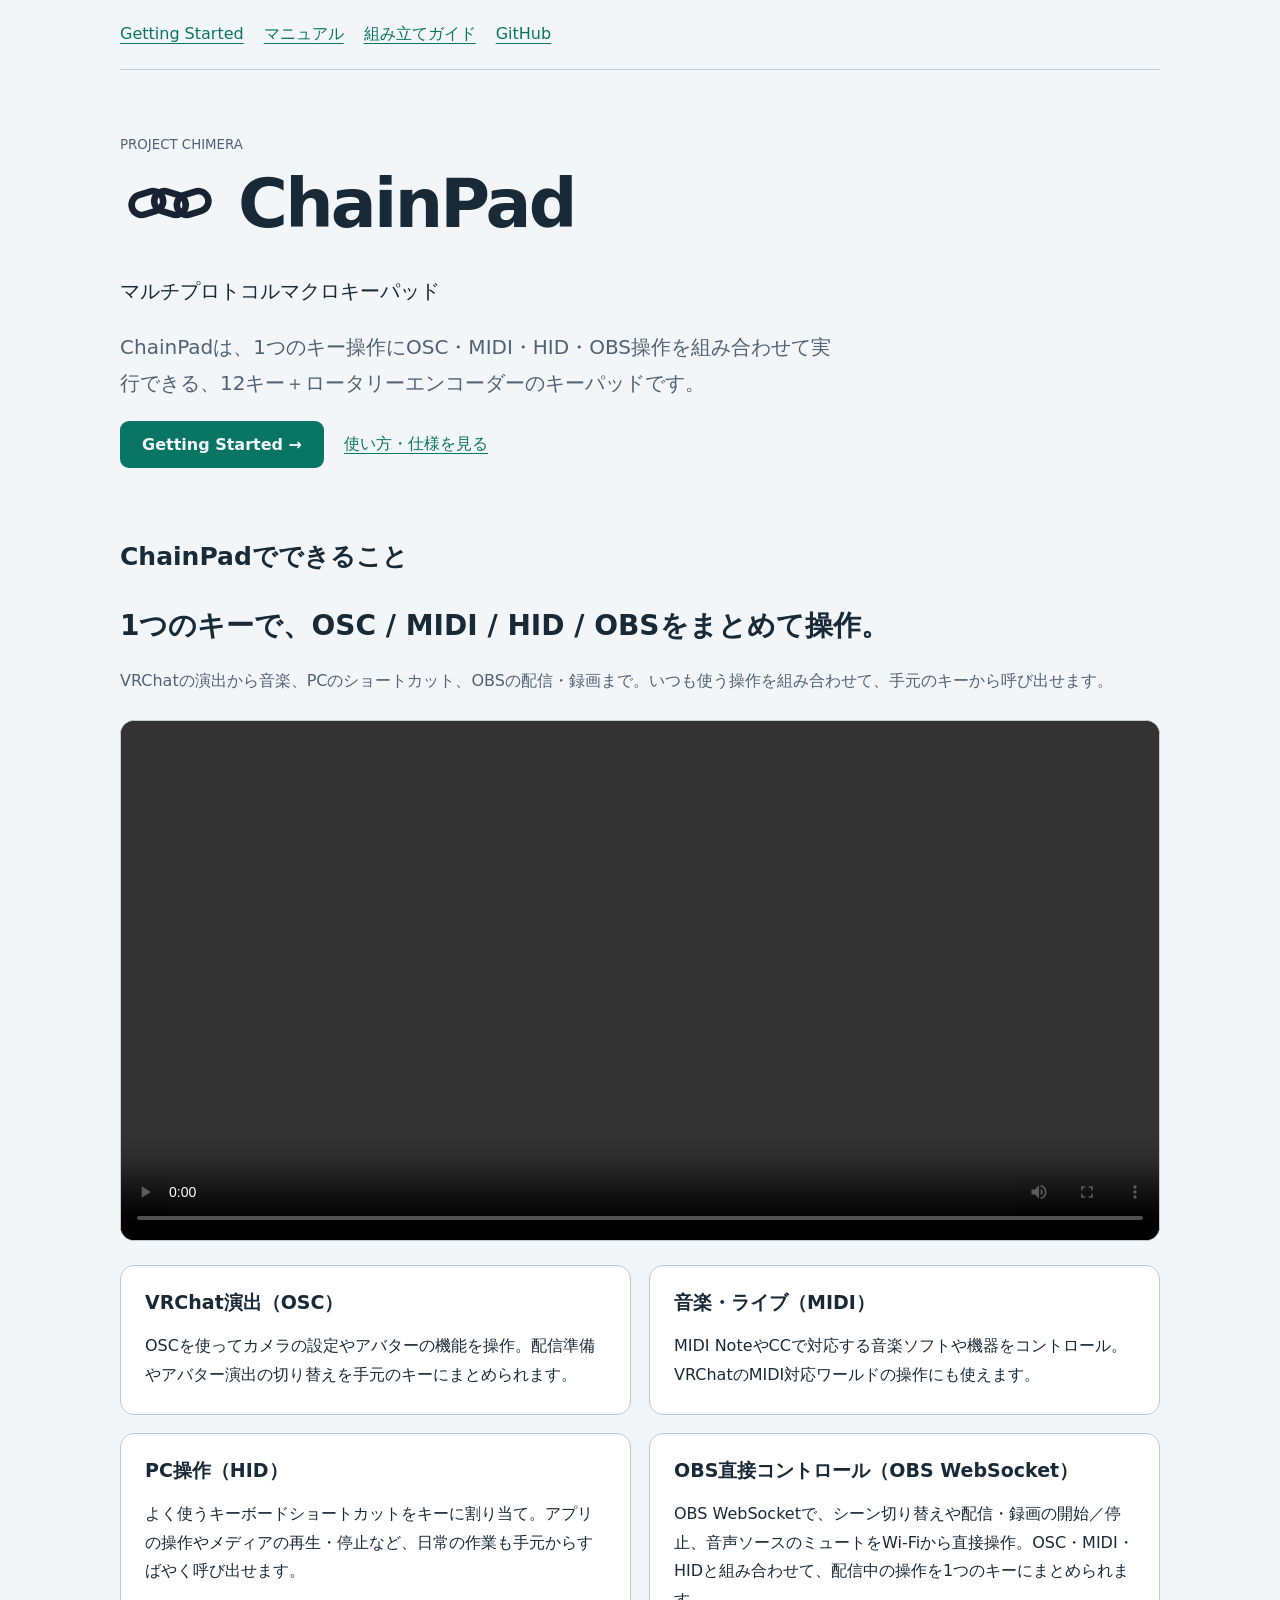
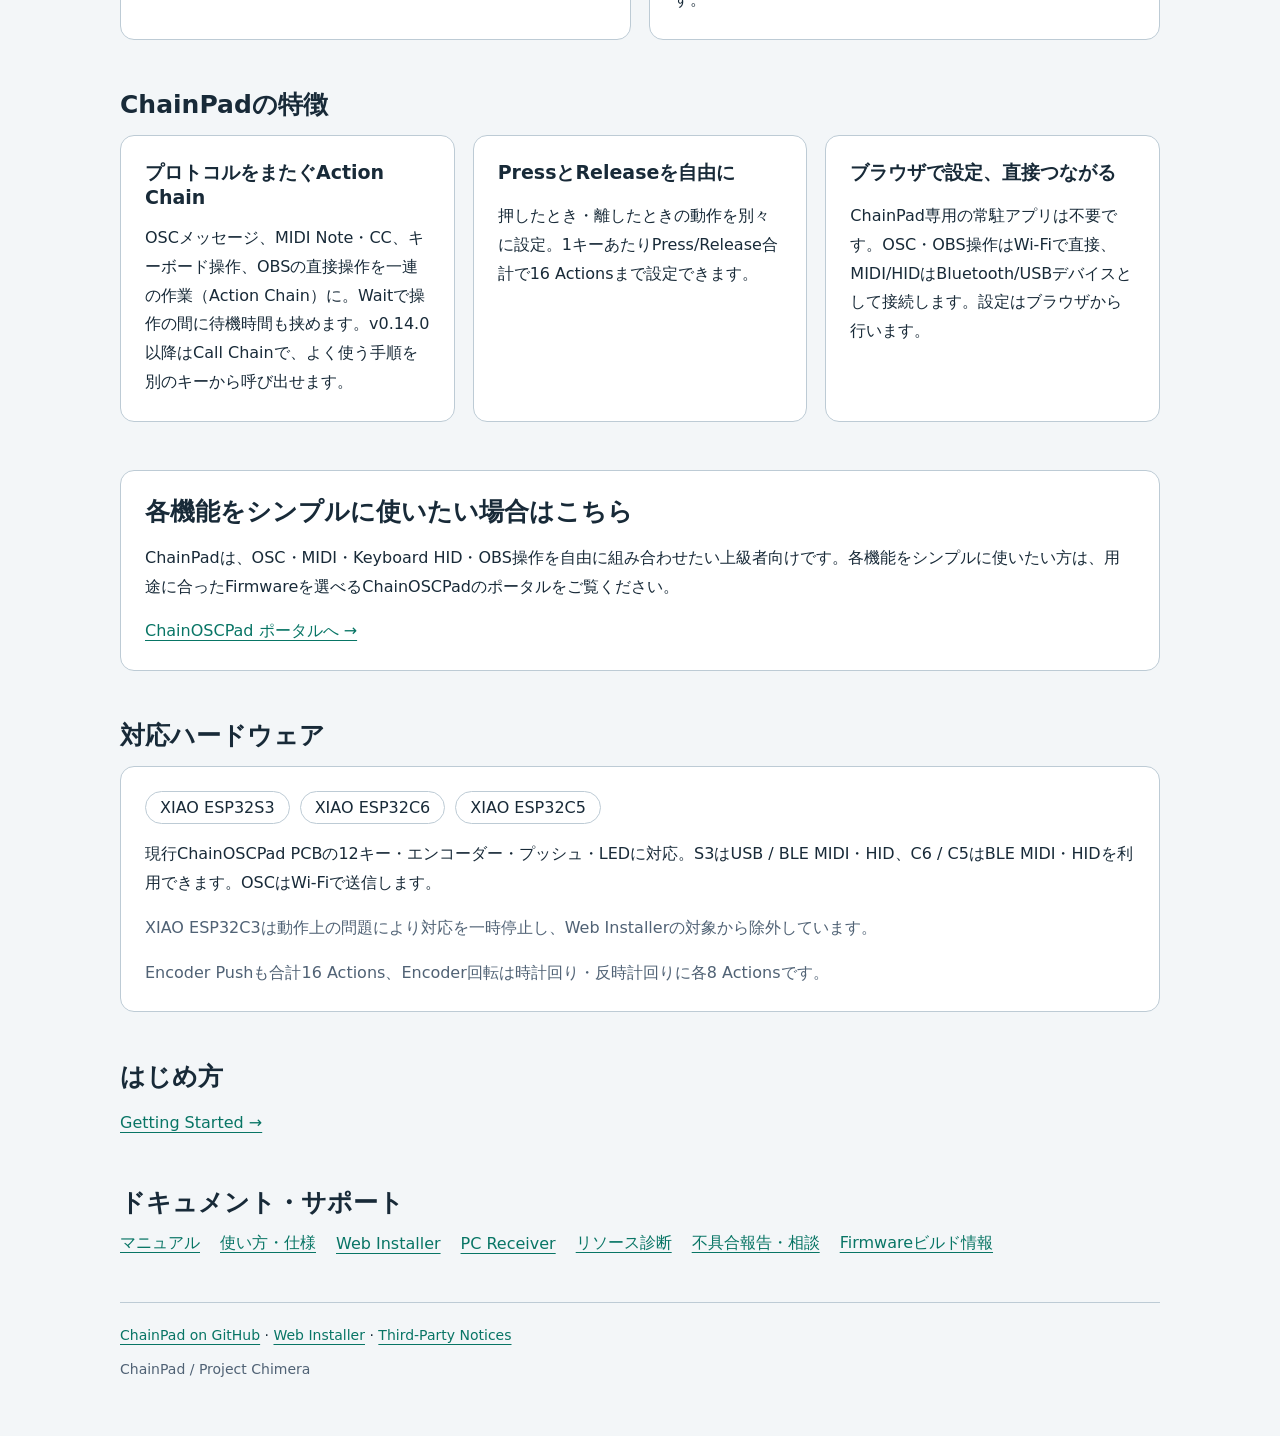
<file: site/index.html>
<!doctype html>
<html lang="ja">
<head>
<meta charset="utf-8">
<meta name="viewport" content="width=device-width,initial-scale=1">
<title>ChainPad — マルチプロトコルマクロキーパッド</title>
<meta name="description" content="マルチプロトコルマクロキーパッドChainPadの公式ポータル。OSC・MIDI・Keyboard HID・OBS WebSocketを組み合わせて、VRChatの演出からOBSの配信・録画まで、ひとつのキーで操作できます。">
<link rel="icon" type="image/svg+xml" sizes="any" href="favicon.svg">
<style>
:root{color-scheme:light dark;--bg:#10151d;--panel:#1b2330;--text:#eef5ff;--muted:#a9b8cc;--line:#374557;--accent:#66dbc1;font:16px system-ui,sans-serif}*{box-sizing:border-box}body{margin:0;background:var(--bg);color:var(--text)}main{width:min(1040px,calc(100% - 40px));margin:auto}nav{display:flex;gap:20px;flex-wrap:wrap;padding:24px 0;border-bottom:1px solid var(--line)}a{color:var(--accent);text-underline-offset:4px}a:focus-visible{outline:3px solid var(--accent);outline-offset:5px}header{padding:64px 0 40px}.brand{display:flex;align-items:center;gap:18px}.brand img{width:100px;height:100px}h1{font-size:clamp(40px,7vw,68px);margin:0;letter-spacing:-.04em}h2{font-size:25px;margin:0 0 14px}h3{font-size:19px;margin:0 0 10px}p,li{line-height:1.8}header p{font-size:20px;max-width:720px}.muted,small{color:var(--muted)}.button{display:inline-block;background:var(--accent);color:var(--bg);padding:14px 22px;border-radius:9px;text-decoration:none;font-weight:700}.links{display:flex;gap:20px;align-items:center;flex-wrap:wrap}.grid{display:grid;grid-template-columns:repeat(3,minmax(0,1fr));gap:18px}.card{background:var(--panel);border:1px solid var(--line);border-radius:14px;padding:24px}.card p:last-child{margin-bottom:0}section{margin:32px 0 48px}ol{padding-left:24px}code{overflow-wrap:anywhere}footer{border-top:1px solid var(--line);padding:24px 0 40px;font-size:14px}.board-list{display:flex;gap:10px;flex-wrap:wrap}.board-list span{border:1px solid var(--line);border-radius:24px;padding:6px 14px}@media(max-width:700px){.grid{grid-template-columns:1fr}header{padding-top:32px}.brand{gap:12px}.brand img{width:72px;height:72px}}@media(prefers-color-scheme:light){:root{--bg:#f3f6f8;--panel:#fff;--text:#182a38;--muted:#506275;--line:#bdcbd5;--accent:#087565}}
.intro-lead{font-size:clamp(20px,3vw,28px);font-weight:700;margin-bottom:8px}.demo-video{display:block;width:100%;height:auto;max-height:75vh;margin:24px 0;background:#000;border:1px solid var(--line);border-radius:14px}
.use-cases{grid-template-columns:repeat(2,minmax(0,1fr))}@media(max-width:700px){.use-cases{grid-template-columns:1fr}}
</style>
</head>
<body><main>
<nav aria-label="メインナビゲーション"><a href="getting-started/">Getting Started</a><a href="manual/">マニュアル</a><a href="assembly-guide/">組み立てガイド</a><a href="https://github.com/shimez/ChainPad">GitHub</a></nav>
<header><small>PROJECT CHIMERA</small><div class="brand"><img src="favicon.svg" alt="" width="100" height="100"><h1>ChainPad</h1></div><p>マルチプロトコルマクロキーパッド</p><p class="muted">ChainPadは、1つのキー操作にOSC・MIDI・HID・OBS操作を組み合わせて実行できる、12キー＋ロータリーエンコーダーのキーパッドです。</p><div class="links"><a class="button" href="getting-started/">Getting Started →</a><a href="https://github.com/shimez/ChainPad#readme">使い方・仕様を見る</a></div></header>
<section aria-labelledby="possibilities">
<h2 id="possibilities">ChainPadでできること</h2>
<p class="intro-lead">1つのキーで、OSC / MIDI / HID / OBSをまとめて操作。</p>
<p class="muted">VRChatの演出から音楽、PCのショートカット、OBSの配信・録画まで。いつも使う操作を組み合わせて、手元のキーから呼び出せます。</p>
<video class="demo-video" controls playsinline preload="metadata" aria-label="ChainPadの紹介動画"><source src="media/ChainPad_OSCWebSocket004.mp4" type="video/mp4">動画を再生できない場合は、<a href="media/ChainPad_OSCWebSocket004.mp4">紹介動画を開いてください</a>。</video>
<div class="grid use-cases">
<article class="card"><h3>VRChat演出（OSC）</h3><p>OSCを使ってカメラの設定やアバターの機能を操作。配信準備やアバター演出の切り替えを手元のキーにまとめられます。</p></article>
<article class="card"><h3>音楽・ライブ（MIDI）</h3><p>MIDI NoteやCCで対応する音楽ソフトや機器をコントロール。VRChatのMIDI対応ワールドの操作にも使えます。</p></article>
<article class="card"><h3>PC操作（HID）</h3><p>よく使うキーボードショートカットをキーに割り当て。アプリの操作やメディアの再生・停止など、日常の作業も手元からすばやく呼び出せます。</p></article>
<article class="card"><h3>OBS直接コントロール（OBS WebSocket）</h3><p>OBS WebSocketで、シーン切り替えや配信・録画の開始／停止、音声ソースのミュートをWi-Fiから直接操作。OSC・MIDI・HIDと組み合わせて、配信中の操作を1つのキーにまとめられます。</p></article>
</div>
</section>
<section aria-labelledby="features"><h2 id="features">ChainPadの特徴</h2><div class="grid"><article class="card"><h3>プロトコルをまたぐAction Chain</h3><p>OSCメッセージ、MIDI Note・CC、キーボード操作、OBSの直接操作を一連の作業（Action Chain）に。Waitで操作の間に待機時間も挟めます。v0.14.0以降はCall Chainで、よく使う手順を別のキーから呼び出せます。</p></article><article class="card"><h3>PressとReleaseを自由に</h3><p>押したとき・離したときの動作を別々に設定。1キーあたりPress/Release合計で16 Actionsまで設定できます。</p></article><article class="card"><h3>ブラウザで設定、直接つながる</h3><p>ChainPad専用の常駐アプリは不要です。OSC・OBS操作はWi-Fiで直接、MIDI/HIDはBluetooth/USBデバイスとして接続します。設定はブラウザから行います。</p></article></div></section>
<section aria-labelledby="simple"><div class="card"><h2 id="simple">各機能をシンプルに使いたい場合はこちら</h2><p>ChainPadは、OSC・MIDI・Keyboard HID・OBS操作を自由に組み合わせたい上級者向けです。各機能をシンプルに使いたい方は、用途に合ったFirmwareを選べるChainOSCPadのポータルをご覧ください。</p><p><a href="https://shimez.github.io/ChainOSCPad-Portal/">ChainOSCPad ポータルへ →</a></p></div></section>
<section aria-labelledby="hardware"><h2 id="hardware">対応ハードウェア</h2><div class="card"><div class="board-list"><span>XIAO ESP32S3</span><span>XIAO ESP32C6</span><span>XIAO ESP32C5</span></div><p>現行ChainOSCPad PCBの12キー・エンコーダー・プッシュ・LEDに対応。S3はUSB / BLE MIDI・HID、C6 / C5はBLE MIDI・HIDを利用できます。OSCはWi-Fiで送信します。</p><p class="muted">XIAO ESP32C3は動作上の問題により対応を一時停止し、Web Installerの対象から除外しています。</p><p class="muted">Encoder Pushも合計16 Actions、Encoder回転は時計回り・反時計回りに各8 Actionsです。</p></div></section>
<section id="start" aria-labelledby="start-title"><h2 id="start-title">はじめ方</h2><p><a href="getting-started/">Getting Started →</a></p></section>
<section aria-labelledby="resources"><h2 id="resources">ドキュメント・サポート</h2><div class="links"><a href="manual/">マニュアル</a><a href="https://github.com/shimez/ChainPad#readme">使い方・仕様</a><a href="https://shimez.github.io/ChainPad/installer/">Web Installer</a><a href="https://github.com/shimez/ChainPad/tree/main/tools/ChainPadReceiver">PC Receiver</a><a href="https://github.com/shimez/ChainPad/blob/main/docs/resource-diagnostics.md">リソース診断</a><a href="https://github.com/shimez/ChainPad/issues">不具合報告・相談</a><a href="build.json">Firmwareビルド情報</a></div></section>
<footer><a href="https://github.com/shimez/ChainPad">ChainPad on GitHub</a> · <a href="installer/">Web Installer</a> · <a href="https://github.com/shimez/ChainPad/blob/main/THIRD_PARTY_NOTICES.md">Third-Party Notices</a><p class="muted">ChainPad / Project Chimera</p></footer>
</main></body></html>
</file>
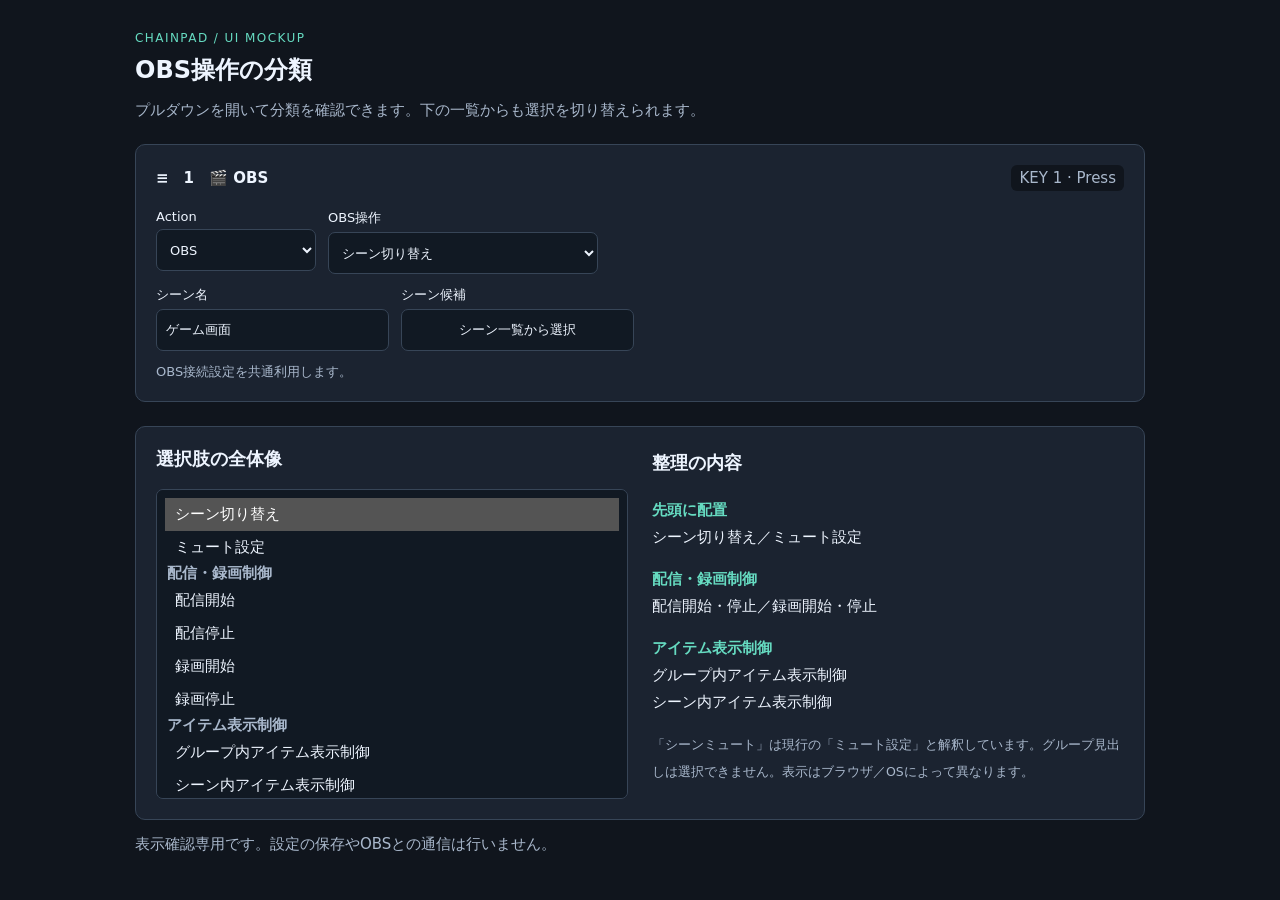
<file: docs/mockups/obs-operation-groups.html>
<!doctype html>
<html lang="ja">
<head>
<meta charset="utf-8">
<meta name="viewport" content="width=device-width,initial-scale=1">
<title>ChainPad — OBS操作の分類モックアップ</title>
<style>
:root{color-scheme:dark;--bg:#10151d;--panel:#1b2330;--line:#374557;--accent:#66dbc1;--muted:#a9b8cc}
*{box-sizing:border-box}body{margin:0;background:var(--bg);color:#eef5ff;font:15px system-ui,sans-serif}main{max-width:1050px;margin:auto;padding:28px 20px}h1{font-size:24px;margin:8px 0}h2{font-size:18px;margin:0 0 18px}.hint,small{color:var(--muted)}.badge{color:var(--accent);font-size:12px;letter-spacing:.12em}.card{padding:20px;background:var(--panel);border:1px solid var(--line);border-radius:10px;margin-top:24px}.head{display:flex;align-items:center;justify-content:space-between;margin-bottom:18px}.tag{background:var(--bg);border-radius:6px;padding:4px 8px;color:var(--muted)}label{display:grid;gap:5px;font-size:13px;min-width:0}button,input,select{font:inherit;border:1px solid var(--line);border-radius:7px;padding:9px;background:#111923;color:inherit;min-width:0}input,select{width:100%}input,select:not([size]),button{height:42px}button{cursor:pointer}button:hover{border-color:var(--accent)}.fields{display:grid;grid-template-columns:160px 270px minmax(0,1fr);gap:12px;align-items:start}.details{grid-column:1/-1;display:grid;gap:12px;grid-template-columns:repeat(4,minmax(0,1fr))}.details>label:last-child:nth-child(5){grid-column:1/3}#message{margin:12px 0 0;color:var(--muted);font-size:13px}.comparison{display:grid;grid-template-columns:minmax(0,1fr) minmax(0,1fr);gap:24px}.list{height:310px;padding:8px}option{padding:7px 10px}optgroup{font-weight:700;color:var(--muted)}optgroup option{font-weight:400;color:#eef5ff}.note{line-height:1.8}.note strong{color:var(--accent)}@media(max-width:700px){main{padding:20px 12px}.card{padding:16px}.fields{grid-template-columns:repeat(2,minmax(0,1fr))}.details{grid-template-columns:repeat(2,minmax(0,1fr))}.comparison{grid-template-columns:minmax(0,1fr)}button{height:auto;min-height:42px}.details>label:last-child:nth-child(5){grid-column:auto}h1{font-size:21px}}
</style>
</head>
<body>
<main>
  <span class="badge">CHAINPAD / UI MOCKUP</span>
  <h1>OBS操作の分類</h1>
  <p class="hint">プルダウンを開いて分類を確認できます。下の一覧からも選択を切り替えられます。</p>
  <section class="card" aria-label="Action編集モックアップ">
    <div class="head"><strong>≡　1　🎬 OBS</strong><span class="tag">KEY 1 · Press</span></div>
    <div class="fields">
      <label>Action<select aria-label="Action"><option>OBS</option></select></label>
      <label>OBS操作<select id="operation">
        <option value="scene">シーン切り替え</option>
        <option value="mute">ミュート設定</option>
        <optgroup label="配信・録画制御">
          <option value="startStream">配信開始</option>
          <option value="stopStream">配信停止</option>
          <option value="startRecord">録画開始</option>
          <option value="stopRecord">録画停止</option>
        </optgroup>
        <optgroup label="アイテム表示制御">
          <option value="groupItem">グループ内アイテム表示制御</option>
          <option value="sceneItem">シーン内アイテム表示制御</option>
        </optgroup>
      </select></label>
      <div id="details" class="details"></div>
    </div>
    <p id="message" aria-live="polite"></p>
  </section>
  <section class="card comparison">
    <div>
      <h2>選択肢の全体像</h2>
      <select id="overview" class="list" size="10" aria-label="OBS操作の分類一覧"></select>
    </div>
    <div class="note">
      <h2>整理の内容</h2>
      <p><strong>先頭に配置</strong><br>シーン切り替え／ミュート設定</p>
      <p><strong>配信・録画制御</strong><br>配信開始・停止／録画開始・停止</p>
      <p><strong>アイテム表示制御</strong><br>グループ内アイテム表示制御<br>シーン内アイテム表示制御</p>
      <small>「シーンミュート」は現行の「ミュート設定」と解釈しています。グループ見出しは選択できません。表示はブラウザ／OSによって異なります。</small>
    </div>
  </section>
  <p class="hint">表示確認専用です。設定の保存やOBSとの通信は行いません。</p>
</main>
<script>
const operation=document.getElementById('operation'), overview=document.getElementById('overview');
const details=document.getElementById('details'),message=document.getElementById('message');
overview.replaceChildren(...Array.from(operation.children,node=>node.cloneNode(true)));
function field(caption,value,options){
  const label=document.createElement('label');label.textContent=caption;
  const input=document.createElement(options?'select':'input');
  if(options)for(const name of options){const item=document.createElement('option');item.textContent=name;input.append(item);}
  else input.value=value;
  label.append(input);return label;
}
function candidate(caption){
  const label=document.createElement('label');label.textContent=caption+'候補';
  const button=document.createElement('button');button.textContent=caption+'一覧から選択';button.type='button';
  button.onclick=()=>message.textContent='モックアップのため、候補取得は行いません。';
  label.append(button);return label;
}
function render(){
  const value=operation.value;overview.value=value;details.replaceChildren();
  if(value==='scene')details.append(field('シーン名','ゲーム画面'),candidate('シーン'));
  if(value==='mute')details.append(field('入力名','マイク'),candidate('ミュート対象'),field('ミュート','',['Enable（ミュート）','Disable（ミュート解除）','Toggle（切り替え）']));
  if(value==='groupItem'||value==='sceneItem'){
    const name=value==='groupItem'?'グループ':'シーン';
    details.append(field(name+'名',value==='groupItem'?'配信情報':'ゲーム画面'),candidate(name),field('アイテムID','12'),candidate('アイテム'),field('表示操作','',['Enable（表示）','Disable（非表示）','Toggle（切り替え）']));
  }
  message.textContent=details.childElementCount?'OBS接続設定を共通利用します。':'この操作には追加の設定項目はありません。';
}
operation.onchange=render;
overview.onchange=()=>{operation.value=overview.value;render();};
render();
</script>
</body>
</html>
</file>
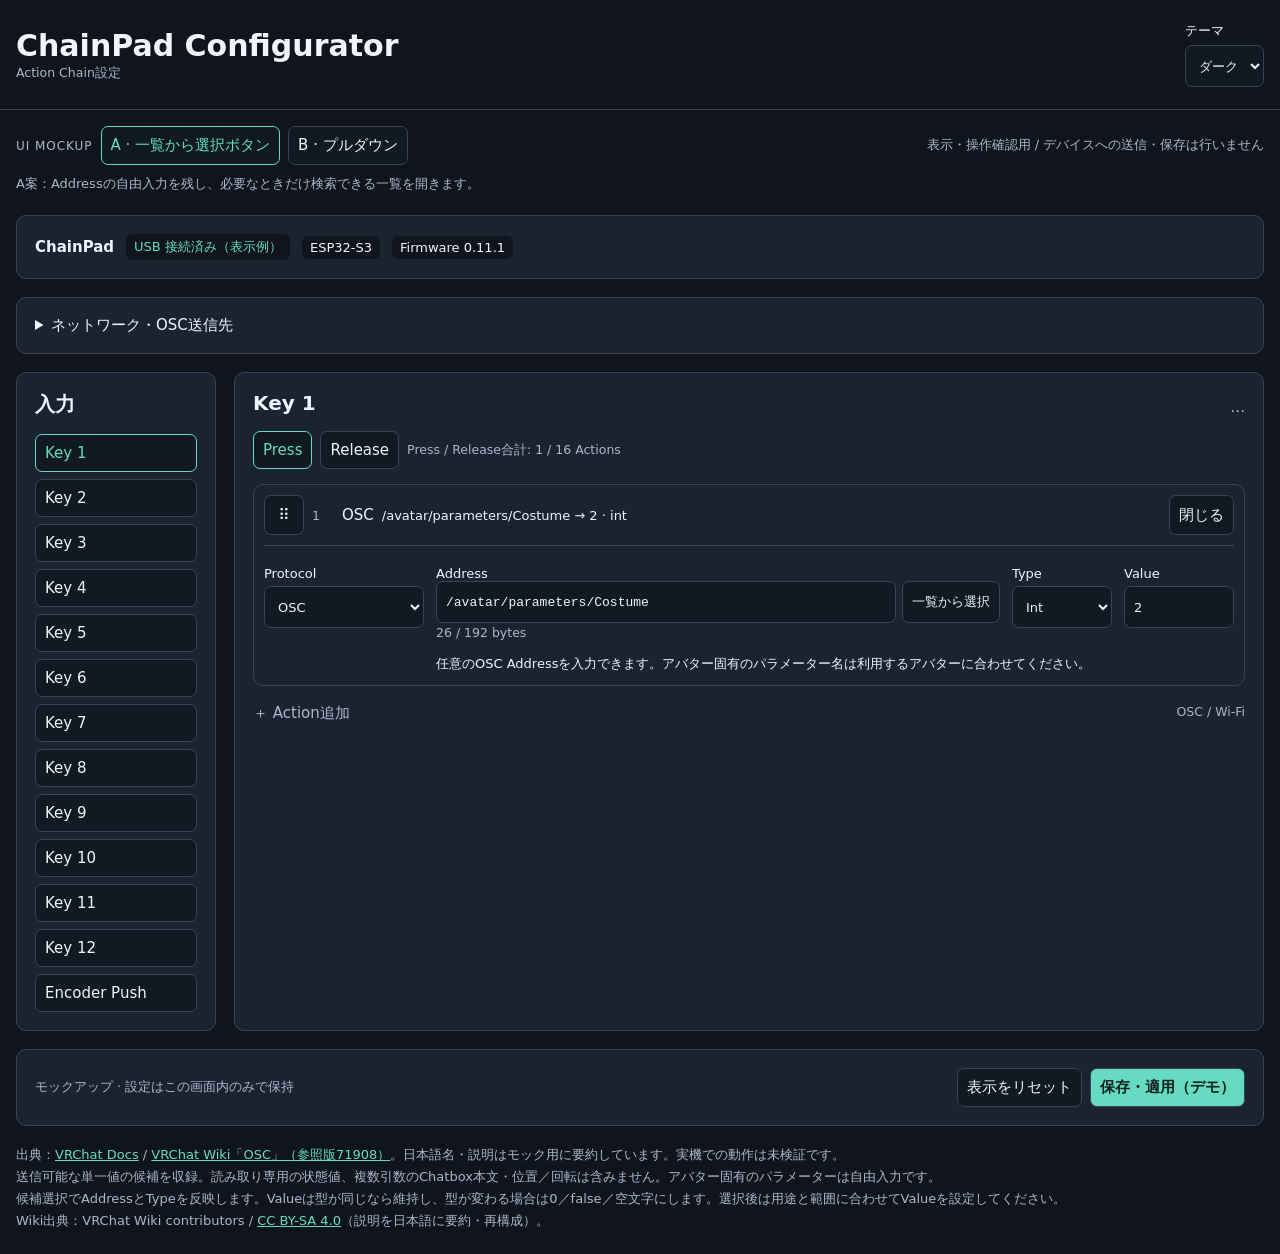
<file: docs/mockups/osc-address-picker.html>
<!doctype html>
<html lang="ja"><meta charset="utf-8"><meta name="viewport" content="width=device-width,initial-scale=1">
<title>ChainPad — OSC Address選択モック</title>
<style>
:root{color-scheme:dark;--bg:#10151d;--panel:#1b2330;--line:#374557;--accent:#66dbc1;--muted:#a9b8cc;--text:#eef5ff;--field:#111923;--primary:#10231f}
:root[data-theme=light]{color-scheme:light;--bg:#f3f6f8;--panel:#fff;--line:#bdcbd5;--accent:#087565;--muted:#506275;--text:#182a38;--field:#f8fafc;--primary:#fff}
*{box-sizing:border-box}body{margin:0;background:var(--bg);color:var(--text);font:15px system-ui,sans-serif}header,main,.mockbar{max-width:1280px;margin:auto;padding:22px 16px}header{border-bottom:1px solid var(--line);display:flex;align-items:center;justify-content:space-between;gap:16px}h1{font-size:30px;margin:0}h2{font-size:20px;margin:0 0 16px}h3{font-size:16px;margin:0}button,input,select{font:inherit;color:inherit;border:1px solid var(--line);border-radius:7px;padding:9px;background:var(--field)}button{cursor:pointer}button:hover{border-color:var(--accent)}button:focus-visible,input:focus-visible,select:focus-visible{outline:2px solid var(--accent);outline-offset:3px}input,select{width:100%;min-width:0;height:42px}label{display:grid;gap:5px;font-size:13px;min-width:0}small,.hint{color:var(--muted)}.primary{background:var(--accent);color:var(--primary);font-weight:700}.active{border-color:var(--accent);color:var(--accent)}.row{display:flex;align-items:center;gap:8px;flex-wrap:wrap}.mockbar{padding-top:16px;padding-bottom:0}.mockbar small{margin-left:auto}.mocklabel{font-size:12px;letter-spacing:.08em;color:var(--muted)}main{display:grid;grid-template-columns:200px minmax(0,1fr);gap:18px}.panel,details,article{background:var(--panel);border:1px solid var(--line);border-radius:10px;padding:18px}.wide{grid-column:1/-1}summary{cursor:pointer}.status{display:flex;gap:12px;align-items:center;flex-wrap:wrap}.tag{padding:4px 8px;background:var(--bg);border-radius:6px;font-size:13px}.tag.ready{color:var(--accent)}.inputs{display:grid;gap:7px}.inputs button{text-align:left}.fields{display:grid;grid-template-columns:160px minmax(0,1fr) 100px 110px;gap:12px;align-items:start;margin-top:16px}.card{padding:10px;margin-top:15px}.action-head{display:grid;grid-template-columns:40px 22px max-content minmax(0,1fr) auto;gap:8px;align-items:center}.action-head button{padding:7px 9px;min-height:40px}.action-summary{font-size:13px;overflow-wrap:anywhere}.action-details{border-top:1px solid var(--line);margin-top:10px;padding-top:4px}.address-line{display:flex;gap:6px}.address-line input{font-family:ui-monospace,monospace;font-size:13px}.picker-button{white-space:nowrap;font-size:13px}.helper{grid-column:2/-1;margin:0;font-size:13px;line-height:1.7}.toolbar{display:flex;gap:8px;align-items:center;flex-wrap:wrap}.toolbar small{margin-right:auto}.footer-note{font-size:13px;line-height:1.7;color:var(--muted)}.below{display:flex;justify-content:space-between;margin-top:18px}.address-select{font-size:13px;margin-bottom:6px}.variant-note{color:var(--muted);font-size:13px;margin:10px 0 0}.toast{min-height:24px;color:var(--accent);margin:12px 0 0}.quiet{color:var(--muted)}dialog{color:var(--text);background:var(--panel);border:1px solid var(--line);border-radius:12px;padding:0;width:min(720px,calc(100% - 28px));max-height:85vh}dialog::backdrop{background:#0009}.dialog-head{padding:20px 22px;border-bottom:1px solid var(--line);display:flex;justify-content:space-between;align-items:start;gap:12px}.dialog-head p{font-size:13px;color:var(--muted);margin:8px 0 0}.dialog-body{padding:18px 22px}.search{margin-bottom:12px}.filters{margin-bottom:14px}.filters button{font-size:13px}.results{max-height:330px;overflow:auto;border-top:1px solid var(--line)}.result{width:100%;display:grid;grid-template-columns:1fr auto;text-align:left;gap:5px 12px;border:0;border-bottom:1px solid var(--line);border-radius:0;padding:14px 8px;background:transparent}.result:hover{background:var(--field)}.result code{font-size:12px;color:var(--accent);overflow-wrap:anywhere}.result small{grid-column:1/-1;font-size:12px;line-height:1.6}.dialog-foot{border-top:1px solid var(--line);padding:14px 22px;display:flex;justify-content:space-between;align-items:center;gap:12px;font-size:12px;color:var(--muted)}a{color:var(--accent)}[hidden]{display:none!important}@media(max-width:1000px){.fields{grid-template-columns:1fr 1fr}.address-field{grid-column:1/-1;grid-row:2}.helper{grid-column:1/-1}}@media(max-width:700px){main{grid-template-columns:1fr}header{align-items:start}h1{font-size:24px}.inputs{grid-template-columns:repeat(4,1fr)}.inputs button{font-size:12px}.mockbar small{margin-left:0}.action-head{grid-template-columns:32px 18px auto 1fr}.action-summary{grid-column:3/-1;grid-row:2}.action-head>.row{justify-self:end}.address-line{flex-wrap:wrap}.address-line input{flex:1;min-width:150px}.dialog-body{padding:14px}.dialog-head{padding:16px}.dialog-foot{flex-wrap:wrap}}
</style>
<header><div><h1>ChainPad Configurator</h1><small>Action Chain設定</small></div><label>テーマ<select id="theme"><option value="dark">ダーク</option><option value="light">ライト</option></select></label></header>
<div class="mockbar"><div class="row"><span class="mocklabel">UI MOCKUP</span><button id="variantA" class="active" aria-pressed="true">A · 一覧から選択ボタン</button><button id="variantB" aria-pressed="false">B · プルダウン</button><small>表示・操作確認用 / デバイスへの送信・保存は行いません</small></div><p class="variant-note" id="variantNote">A案：Addressの自由入力を残し、必要なときだけ検索できる一覧を開きます。</p></div>
<main>
<section class="panel wide status"><strong>ChainPad</strong><span class="tag ready">USB 接続済み（表示例）</span><span class="tag">ESP32-S3</span><span class="tag">Firmware 0.11.1</span></section>
<details class="wide"><summary>ネットワーク・OSC送信先</summary><div class="row" style="margin-top:16px"><label>OSC Host<input value="192.168.1.100"></label><label>OSC Port<input value="9000" type="number"></label></div></details>
<aside class="panel"><h2>入力</h2><div class="inputs" id="inputs"></div></aside>
<section class="panel"><div class="row" style="justify-content:space-between"><h2 id="keyTitle">Key 1</h2><span class="quiet">⋯</span></div><div class="row"><button class="active" id="press">Press</button><button id="release">Release</button><small id="slots">Press / Release合計: 1 / 16 Actions</small></div>
<article class="card"><div class="action-head"><button title="ドラッグで並べ替え（モック）" aria-label="並べ替え">⠿</button><small>1</small><span>OSC</span><span class="action-summary" id="summary"></span><div class="row"><button id="edit">閉じる</button></div></div>
<div class="action-details" id="editor"><div class="fields"><label>Protocol<select><option>OSC</option></select></label><div class="address-field"><label for="address">Address</label><select class="address-select" id="addressSelect" aria-label="VRChat OSC Address一覧" hidden></select><div class="address-line"><input id="address" aria-label="OSC Address" value="/avatar/parameters/Costume" maxlength="192"><button class="picker-button" id="openPicker">一覧から選択</button></div><small id="bytes"></small></div><label>Type<select id="type"><option value="int">Int</option><option value="float">Float</option><option value="bool">Bool</option><option value="string">String</option></select></label><label>Value<input id="value" value="2" type="number"></label><p class="helper" id="help">任意のOSC Addressを入力できます。VRChatの標準入力は一覧から選択できます。</p></div></div></article>
<div class="below"><span class="quiet">＋ Action追加</span><small>OSC / Wi-Fi</small></div><p class="toast" id="message" role="status"></p>
</section>
<div class="panel wide toolbar"><small>モックアップ · 設定はこの画面内のみで保持</small><button id="reset">表示をリセット</button><button class="primary" id="save">保存・適用（デモ）</button></div>
<div class="wide footer-note">出典：<a href="https://docs.vrchat.com/docs/osc-as-input-controller" target="_blank" rel="noopener">VRChat Docs</a> / <a href="https://wiki.vrchat.com/index.php?title=OSC&amp;oldid=71908" target="_blank" rel="noopener">VRChat Wiki「OSC」（参照版71908）</a>。日本語名・説明はモック用に要約しています。実機での動作は未検証です。<br>送信可能な単一値の候補を収録。読み取り専用の状態値、複数引数のChatbox本文・位置／回転は含みません。アバター固有のパラメーターは自由入力です。<br>候補選択でAddressとTypeを反映します。Valueは型が同じなら維持し、型が変わる場合は0／false／空文字にします。選択後は用途と範囲に合わせてValueを設定してください。<br>Wiki出典：VRChat Wiki contributors / <a href="https://creativecommons.org/licenses/by-sa/4.0/" target="_blank" rel="noopener">CC BY-SA 4.0</a>（説明を日本語に要約・再構成）。</div>
</main>
<dialog id="picker" aria-labelledby="pickerTitle"><div class="dialog-head"><div><h2 id="pickerTitle" style="margin:0">VRChat OSC Address</h2><p>操作名またはAddressで検索して選択</p></div><button id="closePicker" aria-label="一覧を閉じる">✕</button></div><div class="dialog-body"><input class="search" id="search" type="search" placeholder="検索：ジャンプ、Voice、/input/…" aria-label="OSC Addressを検索"><div class="row filters" id="filters"></div><small id="count"></small><div class="results" id="results"></div></div><div class="dialog-foot"><span>選択するとAddressとTypeを反映します。</span><button id="cancel">キャンセル</button></div></dialog>
<script>
const $=id=>document.getElementById(id);
const entries=[];
function add(group,type,name,label,note){entries.push({group,type,address:(group==='チャット'?'/chatbox/':'/input/')+name,label,note});}
const buttonNote='1 = 押下 / 0 = 解放。Release側に同じAddressの0を設定してください。';
[['Voice','ボイス操作','VRChatのToggle Voice設定により動作が変わります。操作後は0へ戻してください。'],['Jump','ジャンプ','ワールドがジャンプを許可している場合に動作します。'],['Run','走る','ワールドが走行を許可している場合に動作します。'],['QuickMenuToggleLeft','クイックメニュー（左）','0→1で切り替え。次の操作のために0へ戻してください。'],['QuickMenuToggleRight','クイックメニュー（右）','0→1で切り替え。次の操作のために0へ戻してください。'],['PanicButton','セーフモード','セーフモードを有効にします。']].forEach(([n,l,h])=>add('基本操作','int',n,l,h));
[['MoveForward','前進'],['MoveBackward','後退'],['MoveLeft','左へ移動'],['MoveRight','右へ移動'],['LookLeft','左を向く'],['LookRight','右を向く'],['ComfortLeft','左へスナップターン'],['ComfortRight','右へスナップターン']].forEach(([n,l])=>add('移動・視点','int',n,l,n.startsWith('Comfort')?'VRのみ。'+buttonNote:buttonNote));
[['Vertical','前後移動（軸）'],['Horizontal','左右移動（軸）'],['LookHorizontal','左右の視点（軸）']].forEach(([n,l])=>add('移動・視点','float',n,l,'-1〜1 / 0 = 停止。操作終了時は0へ戻してください。'));
for(const side of ['Right','Left'])for(const [n,l] of [['Use','使用'],['Grab','つかむ'],['Drop','離す']])add('アイテム','int',n+side,l+'（'+(side==='Right'?'右手':'左手')+'）','VRのみ。'+buttonNote);
[['MoveHoldFB','保持物を前後移動'],['SpinHoldCwCcw','保持物を左右回転'],['SpinHoldUD','保持物を上下回転'],['SpinHoldLR','保持物を横方向に回転'],['UseAxisRight','右手の使用（軸）'],['GrabAxisRight','右手のつかみ（軸）']].forEach(([n,l])=>add('アイテム','float',n,l,n.includes('Axis')?'公式資料でも動作未確認と記載されている入力です。':'-1〜1 / 0 = 停止。'));
add('チャット','bool','typing','入力中インジケーター','true = 表示 / false = 非表示。');
function wiki(group,type,address,label,note){entries.push({group,type,address,label,note:'Wiki参照 · '+note});}
wiki('移動・視点','float','/input/LookVertical','上下の視点（軸）','-1〜1 / 0 = 停止。WikiではDocs未掲載・OSCQuery掲載と記載。');
wiki('基本操作','int','/input/ToggleSitStand','座位／立位の切り替え','WikiではDocs未掲載・OSCQuery掲載と記載。');
wiki('基本操作','int','/input/AFKToggle','AFKモード切り替え','WikiではDocs未掲載・OSCQuery掲載と記載。');
wiki('アバター','float','/avatar/eyeheight','アバターの目の高さ','単位m。公式サポート範囲0.1〜100。ワールドでスケール変更が禁止されている場合は無効。');
wiki('アバター','int','/avatar/parameters/VRCEmote','標準エモート','1〜16。標準Animatorで使われる名前ですが、全アバター共通の必須パラメーターではありません。');
wiki('カメラ','int','/usercamera/Mode','カメラモード','0: OFF / 1: Photo / 2: Stream / 3: Emoji / 4: Multilayer / 5: Print / 6: Drone。');
for(const [name,label] of [['Close','カメラを閉じる'],['Capture','写真を撮る'],['CaptureDelayed','タイマー撮影']])wiki('カメラ','bool','/usercamera/'+name,label,'押下操作：trueで実行し、次の操作のためにfalseへ戻します。');
for(const [name,label] of [['ShowUIInCamera','UIを写す'],['LocalPlayer','自分を写す'],['RemotePlayer','他プレイヤーを写す'],['Environment','背景を写す'],['GreenScreen','グリーンスクリーン'],['Lock','カメラを固定'],['SmoothMovement','滑らかな移動'],['LookAtMe','自分を向く'],['AutoLevelRoll','ロール自動水平'],['AutoLevelPitch','ピッチ自動水平'],['Flying','フライング'],['TriggerTakesPhotos','トリガーで撮影'],['DollyPathsStayVisible','Dollyパスを表示'],['AudioFromCamera','カメラ位置から音声'],['ShowFocus','フォーカス表示'],['Streaming','Spout出力'],['RollWhileFlying','飛行中のロール'],['OrientationIsLandscape','横向き撮影']])wiki('カメラ設定','bool','/usercamera/'+name,label,'状態設定：true = 有効 / false = 無効。受信ごとに反転する操作ではありません。');
for(const [name,label,min,max] of [['Zoom','ズーム',20,150],['Exposure','露出',-10,4],['FocalDistance','焦点距離',0,10],['Aperture','絞り',1.4,32],['Hue','グリーンスクリーン色相',0,360],['Saturation','グリーンスクリーン彩度',0,100],['Lightness','グリーンスクリーン明度',0,50],['LookAtMeXOffset','自分を向く・Xオフセット',-25,25],['LookAtMeYOffset','自分を向く・Yオフセット',-25,25],['FlySpeed','飛行速度',0.1,15],['TurnSpeed','旋回速度',0.1,5],['SmoothingStrength','平滑化の強さ',0.1,10],['PhotoRate','Dolly撮影レート',0.1,2],['Duration','Dollyの長さ',0.1,60]])wiki('カメラ調整','float','/usercamera/'+name,label,'Wiki記載範囲：'+min+'〜'+max+'。'+(name==='Lightness'?'Wikiの既定値60と最大値50に不整合があり、要確認。':''));
wiki('Dolly','bool','/dolly/Play','Dolly再生／停止','true = 再生 / false = 停止。遅延再生のスキップ・キャンセルにも使用。');
wiki('Dolly','float','/dolly/PlayDelayed','Dolly遅延再生','再生開始までの遅延を秒で指定します。');
for(const [name,label] of [['Import','Dollyパスを読み込む'],['Export','Dollyパスを書き出す'],['ExportLocal','Dollyパスをローカル座標で書き出す']])wiki('Dolly','string','/dolly/'+name,label,'VRChat側のJSONファイルパスを指定。詳細なパス規則はDolly仕様で確認してください。');
wiki('トラッキング','float','/tracking/eye/EyesClosedAmount','両目の閉じ具合','0 = 全開 / 1 = 全閉。継続入力がない場合は10秒後に通常のまばたきへ戻ります。');
const debugNames=['UIの可視化','アセットバンドル情報','ビルド・FPS','出力ログ','ユーザー統計','ネットワークグラフ','同期オブジェクト一覧','PhysBone・Contact可視化','同期オブジェクト情報','プレイヤー情報'];
debugNames.forEach((label,i)=>wiki('デバッグ','int','/input/ShowDebugInfo'+i,label,'World Debug Views。'+([0,6,7,8,9].includes(i)?'ワールド作者、またはWorld Debuggingが有効なワールドで利用。':'')+(i===0?'WikiではDocs未掲載・OSCQuery掲載と記載。':'')));
for(const e of entries){if(e.address.startsWith('/input/')&&e.type==='int')e.note+=' Boolにも対応（Wiki）。このモックはDocs互換のInt 0/1を使用。';if(e.address.includes('AxisRight'))e.note+=' WikiではOSCQueryに見当たらないと記載。';}
const groups=['すべて','基本操作','移動・視点','アイテム','カメラ','カメラ設定','カメラ調整','Dolly','アバター','チャット','トラッキング','デバッグ'];let group='すべて',variant='A';
let selected=null;
function update(){const a=$('address').value,t=$('type').value;selected=entries.find(e=>e.address===a);$('summary').textContent=a+' → '+$('value').value+' · '+t;$('bytes').textContent=new TextEncoder().encode(a).length+' / 192 bytes';$('help').textContent=selected?selected.note+(a.startsWith('/input/')&&t==='int'&&!selected.note.includes(buttonNote)?' '+buttonNote:''):'任意のOSC Addressを入力できます。アバター固有のパラメーター名は利用するアバターに合わせてください。';$('addressSelect').value=selected?selected.address:'custom';}
function valueType(){const t=$('type').value;$('value').type=['int','float'].includes(t)?'number':'text';$('value').step=t==='float'?'any':'1';}
function choose(e){if($('type').value!==e.type){$('type').value=e.type;valueType();$('value').value=e.type==='bool'?'false':e.type==='string'?'':'0';}$('address').value=e.address;update();$('message').textContent=e.label+'を選択しました。説明を確認し、Valueを設定してください。';if($('picker').open)$('picker').close();}
function results(){const q=$('search').value.trim().toLowerCase();const list=entries.filter(e=>(group==='すべて'||group===e.group)&&[e.label,e.address,e.note].join(' ').toLowerCase().includes(q));$('count').textContent=list.length+'件';$('results').replaceChildren();for(const e of list){const b=document.createElement('button');b.className='result';const title=document.createElement('strong');title.textContent=e.label;const type=document.createElement('span');type.className='tag';type.textContent=e.type;const code=document.createElement('code');code.textContent=e.address;const note=document.createElement('small');note.textContent=e.note;b.append(title,type,code,note);b.onclick=()=>choose(e);$('results').append(b);}if(!list.length){const p=document.createElement('p');p.className='hint';p.textContent='一致する候補がありません。独自のAddressは元の入力欄へ直接入力できます。';$('results').append(p);}}
for(const g of groups){const b=document.createElement('button');b.textContent=g;b.className=g===group?'active':'';b.setAttribute('aria-pressed',g===group);b.onclick=()=>{group=g;for(const c of $('filters').children){c.classList.toggle('active',c===b);c.setAttribute('aria-pressed',c===b);}results();};$('filters').append(b);}
const custom=new Option('カスタム（自由入力）','custom');$('addressSelect').add(custom);for(const g of groups.slice(1)){const opt=document.createElement('optgroup');opt.label=g;for(const e of entries.filter(e=>e.group===g))opt.append(new Option(e.label+' — '+e.address,e.address));$('addressSelect').append(opt);}
$('addressSelect').onchange=()=>{const e=entries.find(e=>e.address===$('addressSelect').value);if(e)choose(e);else{$('address').focus();$('help').textContent='現在のAddressを直接編集できます。';}};
function setVariant(v){variant=v;$('openPicker').hidden=v==='B';$('addressSelect').hidden=v==='A';for(const x of ['A','B']){$('variant'+x).classList.toggle('active',v===x);$('variant'+x).setAttribute('aria-pressed',v===x);}$('variantNote').textContent=v==='A'?'A案：Addressの自由入力を残し、必要なときだけ検索できる一覧を開きます。':'B案：Address欄で標準入力を選択。下の入力欄でカスタムAddressも編集できます。';}
$('variantA').onclick=()=>setVariant('A');$('variantB').onclick=()=>setVariant('B');$('openPicker').onclick=()=>{results();$('picker').showModal();$('search').focus();};$('closePicker').onclick=$('cancel').onclick=()=>$('picker').close();$('search').oninput=results;
$('address').oninput=$('value').oninput=update;$('type').onchange=()=>{valueType();$('value').value=$('type').value==='bool'?'false':$('type').value==='string'?'':'0';update();};$('theme').onchange=()=>document.documentElement.dataset.theme=$('theme').value;
$('edit').onclick=()=>{$('editor').hidden=!$('editor').hidden;$('edit').textContent=$('editor').hidden?'編集':'閉じる';};
for(let i=1;i<=13;i++){const b=document.createElement('button');b.textContent=i===13?'Encoder Push':'Key '+i;b.className=i===1?'active':'';b.onclick=()=>{$('keyTitle').textContent=b.textContent;for(const c of $('inputs').children)c.classList.toggle('active',c===b);$('message').textContent='入力名を切替（モックでは同じサンプルActionを表示）';};$('inputs').append(b);}
for(const id of ['press','release'])$(id).onclick=()=>{for(const x of ['press','release'])$(x).classList.toggle('active',x===id);$('message').textContent=(id==='press'?'Press':'Release')+'表示例（モックでは同じサンプルActionを表示）';};
$('reset').onclick=()=>{$('address').value='/avatar/parameters/Costume';$('type').value='int';valueType();$('value').value='2';$('message').textContent='サンプルActionをリセットしました。';update();};$('save').onclick=()=>$('message').textContent='モックアップです。デバイスへの保存・OSC送信は行っていません。';update();
</script></html>
</file>
